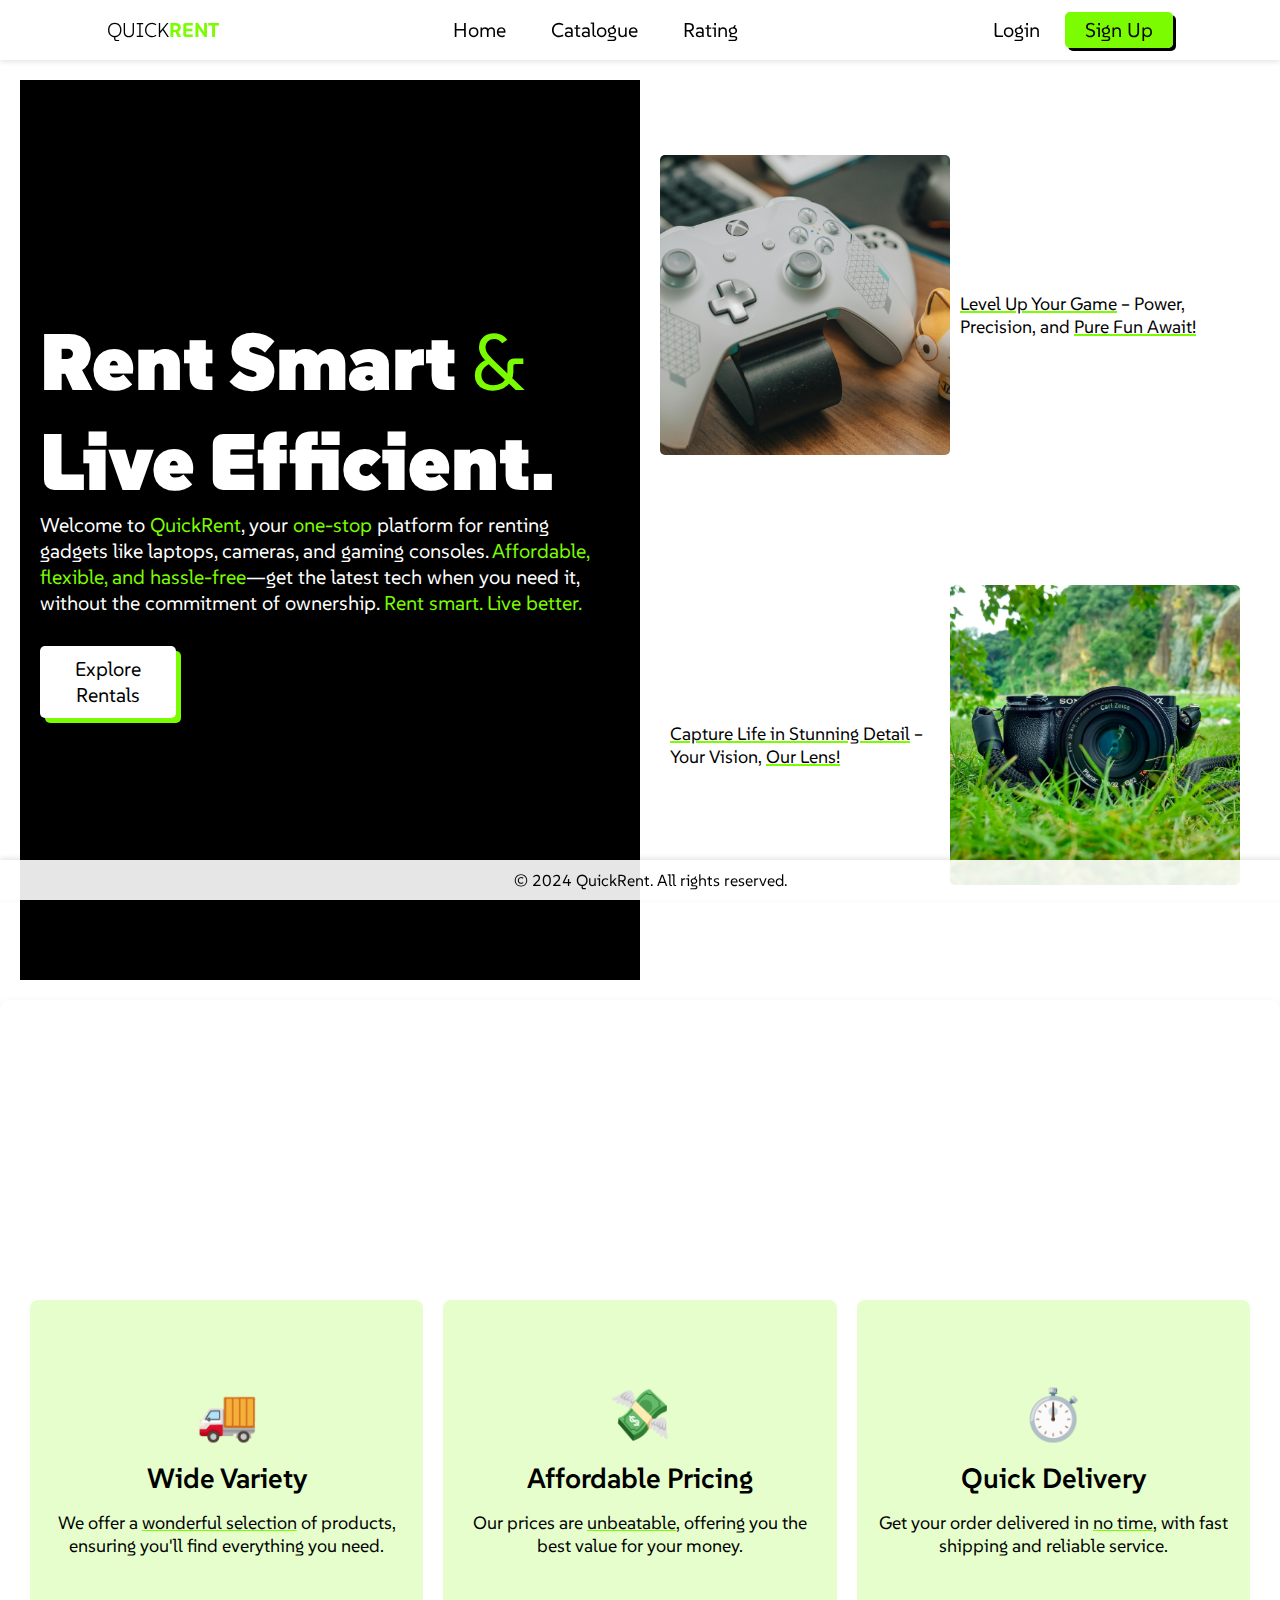
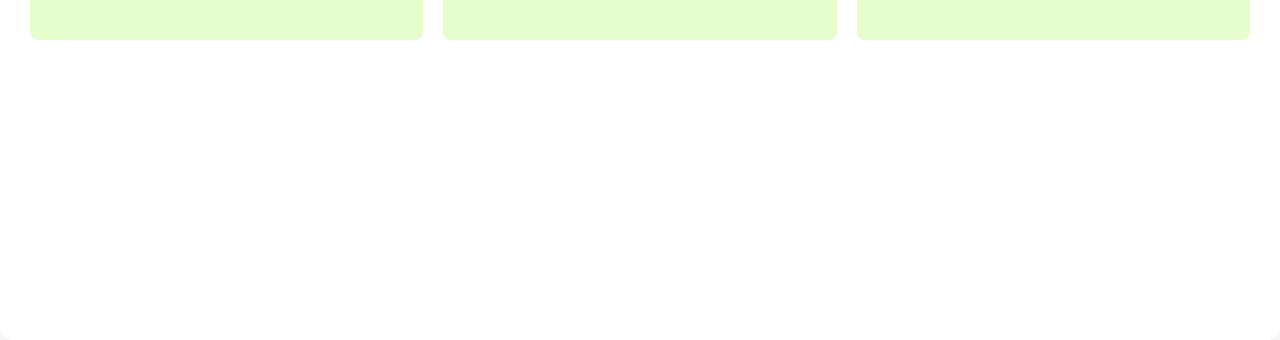
<file: index.html>
<!DOCTYPE html>
<html lang="en">
<head>
    <meta charset="UTF-8">
    <meta name="viewport" content="width=device-width, initial-scale=1.0">
    <title>QuickRent</title>

    <link rel="stylesheet" href="./styles.css">
    <link rel="stylesheet" href="/src/assets/styles/hamburger.css">

    <link href="https://fonts.googleapis.com/css2?family=SUSE:wght@100..800&display=swap" rel="stylesheet">

</head>
<body>
    <!-- navbar.html -->
    <div class="navbar">
        <div class="comp-name">
            <a href="/index.html">
                <p><span id="comp-fname">Quick</span><span id="comp-lname">Rent</span></p>
            </a>
        </div>
        <div class="navbar-items">
            <a href="/index.html">Home</a>
            <a href="/src/pages/catalogue.html">Catalogue</a>
            <a href="/src/pages/rating.html">Rating</a>
        </div>
        <div class="navbar-buttons">
            <a href="/src/pages/login.html" id="login">Login</a>
            <a href="/src/pages/signup.html" id="signup">Sign Up</a>
        </div>
        <div class="hamburger">
            <span></span>
            <span></span>
            <span></span>
        </div>
    </div>
    <div class="mobile-menu">
        <a href="/index.html">Home</a>
        <a href="/src/pages/catalogue.html">Catalogue</a>
        <a href="/src/pages/rating.html">Rating</a>
        <a href="/src/pages/login.html">Login</a>
        <a href="/src/pages/signup.html">Sign Up</a>
    </div>
    

    <div class="main-container">
        <div class="container">
            <div class="left-container">
                <p class="left-container-p">Rent Smart <span style="color: lawngreen;">&</span></p>
                <p class="left-container-p">Live Efficient.</p>
                <p id="left-container-content">Welcome to <span>QuickRent</span>, your <span>one-stop</span> platform for renting gadgets like laptops, cameras, and gaming consoles. <span>Affordable, flexible, and hassle-free</span>—get the latest tech when you need it, without the commitment of ownership. <span>Rent smart. Live better.</span></p>
                <a href="./src/pages/catalogue.html" id="discover-us-btn">Explore Rentals</a>
            </div>
    
            <div class="right-container">
                <div class="image-container">
                    <a href="/src/pages/catalogue.html">
                        <img src="./src/assets/images/console1.png" alt="console 1" style="grid-row: 1 / 2; grid-column: 1 / 2; border-radius: 5px;">
                    </a>
                    <div class="overlay">More details</div>
                </div>
                <div class="description description1" style="display: flex; justify-content: space-between;">
                    <div>
                        <span style="text-decoration: 2px underline lawngreen;">Level Up Your Game</span> – Power, Precision, and <span style="text-decoration: 2px underline lawngreen;">Pure Fun Await!</span>
                    </div>                
                </div>
    
                <div class="description description2">
                    <div>
                        <span style="text-decoration: 2px underline lawngreen;">Capture Life in Stunning Detail</span> – Your Vision, <span style="text-decoration: 2px underline lawngreen;">Our Lens!</span>
                    </div>
                </div>
                <div class="image-container">            
                    <a href="/src/pages/catalogue.html">
                        <img src="./src/assets/images/camera1.png" alt="console 2" style="grid-row: 2 / 3; grid-column: 2 / 3; border-radius: 5px;">
                    </a>
                    <div class="overlay">More details</div>
                </div>
            </div>
        </div>
    
        <div class="feature-container">
            <div class="feature-item">
                <div class="icon">🚚</div>
                <h3>Wide Variety</h3>
                <p>We offer a <u>wonderful selection</u> of products, ensuring you'll find everything you need.</p>
            </div>
            <div class="feature-item">
                <div class="icon">💸</div>
                <h3>Affordable Pricing</h3>
                <p>Our prices are <u>unbeatable</u>, offering you the best value for your money.</p>
            </div>
            <div class="feature-item">
                <div class="icon">⏱️</div>
                <h3>Quick Delivery</h3>
                <p>Get your order delivered in <u>no time</u>, with fast shipping and reliable service.</p>
            </div>
        </div>
    </div>

    <footer>
        <p>&copy; 2024 QuickRent. All rights reserved.</p>
    </footer>

    <script src="/src/components/hamburger.js"></script>
</body>
</html>
</file>
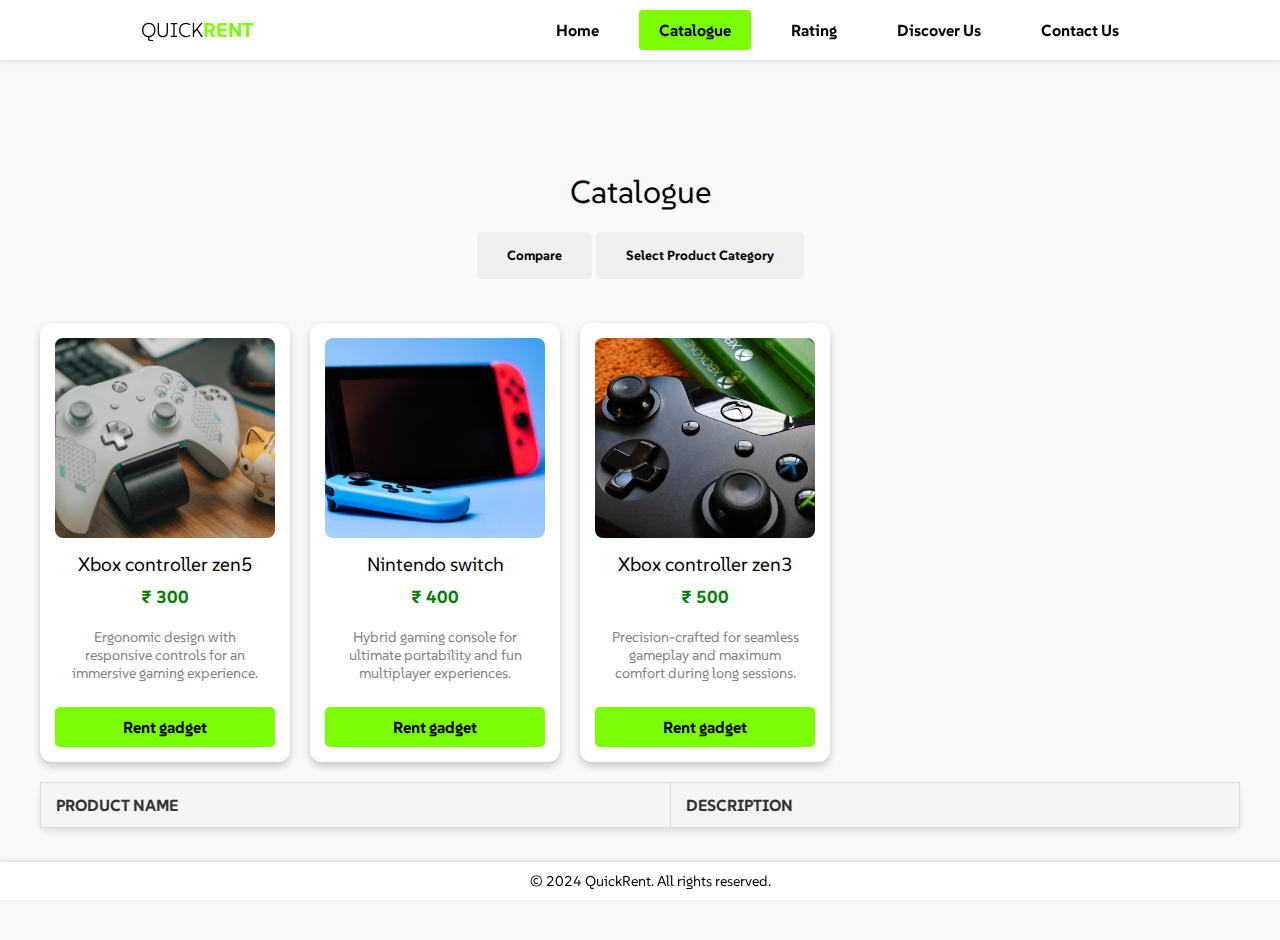
<file: src/pages/catalogue.html>
<!DOCTYPE html>
<html lang="en">
<head>
    <meta charset="UTF-8">
    <meta name="viewport" content="width=device-width, initial-scale=1.0">
    <title>Catalogue - QuickRent</title>
    <link rel="stylesheet" href="/src/assets/styles/catalogue.css">
    <link rel="stylesheet" href="/styles.css">
    <link rel="stylesheet" href="/src/assets/styles/hamburger.css">
    <link href="https://fonts.googleapis.com/css2?family=SUSE:wght@100..800&display=swap" rel="stylesheet">
</head>
<body>

    <!-- navbar.html -->
    <div class="navbar">
        <div class="comp-name">
            <a href="/index.html">
                <p><span id="comp-fname">Quick</span><span id="comp-lname">Rent</span></p>
            </a>
        </div>
        <nav>
            <a href="../../index.html">Home</a>
            <a href="/src/pages/catalogue.html" class="active">Catalogue</a>
            <a href="/src/pages/rating.html">Rating</a>
            <a href="/src/pages/discover.html">Discover Us</a>
            <a href="/src/pages/contact.html">Contact Us</a>     
        </nav>
        <div class="hamburger">
            <span></span>
            <span></span>
            <span></span>
        </div>
    </div>
    <div class="mobile-menu">
        <a href="/index.html">Home</a>
        <a href="/src/pages/catalogue.html">Catalogue</a>
        <a href="/src/pages/rating.html">Rating</a>
            <a href="/src/pages/discover.html">Discover Us</a>
            <a href="/src/pages/contact.html">Contact Us</a>   
    </div>
    
    <main>
        <h1>Catalogue</h1>
        <div class="header">
            <!-- Dropdown for product categories -->
            <div class="dropdown">
                <button id="compare-btn" class="compare-btn">Compare</button>
                <button class="dropdown-btn">Select Product Category</button>
                <div class="dropdown-content">
                    <a href="#" data-category="laptops">Laptops</a>
                    <a href="#" data-category="cameras">Cameras</a>
                    <a href="#" data-category="gaming">Gaming Consoles</a>
                </div>
            </div>
        </div>

        <div class="main-container">
            <section class="catalogue-container">
                <div class="catalogue-grid">
                    <!-- Laptops -->
                    <div class="product-card" data-category="laptops">
                        <img src="/src/assets/images/laptop1.jpg" alt="Laptop 1">
                        <h2>Macbook M1 Air</h2>
                        <p class="price">&#8377 3000</p>
                        <p class="description">Sleek, lightweight, and powered by the Apple M1 chip for performance and battery life.
                        </p>
                        <button class="select-btn">Select</button> <!-- Hidden initially -->
                        <a href="/src/pages/success.html" class="view-details">Rent gadget</a> <!-- Rent button -->
                    </div>
                    <div class="product-card" data-category="laptops">
                        <img src="/src/assets/images/laptop3.jpg" alt="Laptop 2">
                        <h2>HP Pavillion</h2>
                        <p class="price">&#8377 1500</p>
                        <p class="description">Versatile and reliable, perfect for everyday computing and multimedia tasks.</p>
                        <button class="select-btn" style="display: none;">Select</button> <!-- Hidden initially -->
                        <a href="/src/pages/success.html" class="view-details">Rent gadget</a> <!-- Rent button -->
                    </div>
                    <div class="product-card" data-category="laptops">
                        <img src="/src/assets/images/laptop2.jpg" alt="Laptop 3">
                        <h2>Rog Strix G15</h2>
                        <p class="price">&#8377 2500</p>
                        <p class="description">High-performance gaming laptop with stunning visuals and seamless gameplay.</p>
                        <button class="select-btn" style="display: none;">Select</button> <!-- Hidden initially -->
                        <a href="/src/pages/success.html" class="view-details">Rent gadget</a> <!-- Rent button -->
                    </div>
                
                    <!-- Cameras -->
                    <div class="product-card" data-category="cameras">
                        <img src="/src/assets/images/camera1.png" alt="Camera 1">
                        <h2>Sony a7 III</h2>
                        <p class="price">&#8377 8000</p>
                        <p class="description">Professional-grade mirrorless camera with exceptional image quality and advanced features.
                        </p>
                        <button class="select-btn" style="display: none;">Select</button> <!-- Hidden initially -->
                        <a href="/src/pages/success.html" class="view-details">Rent gadget</a> <!-- Rent button -->
                    </div>
                    <div class="product-card" data-category="cameras">
                        <img src="/src/assets/images/camera3.png" alt="Camera 2">
                        <h2>Canon EOS 6D</h2>
                        <p class="price">&#8377 10000</p>
                        <p class="description">Full-frame DSLR for stunning photos and videos with robust build quality.</p>
                        <button class="select-btn" style="display: none;">Select</button> <!-- Hidden initially -->
                        <a href="/src/pages/success.html" class="view-details">Rent gadget</a> <!-- Rent button -->
                    </div>
                    <div class="product-card" data-category="cameras">
                        <img src="/src/assets/images/camera2.png" alt="Camera 3">
                        <h2>Sony Alpha</h2>
                        <p class="price">&#8377 13000</p>
                        <p class="description">Compact and versatile camera for photography enthusiasts and professionals alike.</p>
                        <button class="select-btn" style="display: none;">Select</button> <!-- Hidden initially -->
                        <a href="/src/pages/success.html" class="view-details">Rent gadget</a> <!-- Rent button -->
                    </div>
                
                    <!-- Gaming Consoles -->
                    <div class="product-card" data-category="gaming">
                        <img src="/src/assets/images/console1.png" alt="Gaming Console 1">
                        <h2>Xbox controller zen5</h2>
                        <p class="price">&#8377 300</p>
                        <p class="description">Ergonomic design with responsive controls for an immersive gaming experience.</p>
                        <button class="select-btn" style="display: none;">Select</button> <!-- Hidden initially -->
                        <a href="/src/pages/success.html" class="view-details">Rent gadget</a> <!-- Rent button -->
                    </div>
                    <div class="product-card" data-category="gaming">
                        <img src="/src/assets/images/console3.png" alt="Gaming Console 2">
                        <h2>Nintendo Switch</h2>
                        <p class="price">&#8377 400</p>
                        <p class="description">Hybrid gaming console for ultimate portability and fun multiplayer experiences.</p>
                        <button class="select-btn" style="display: none;">Select</button> <!-- Hidden initially -->
                        <a href="/src/pages/success.html" class="view-details">Rent gadget</a> <!-- Rent button -->
                    </div>
                    <div class="product-card" data-category="gaming">
                        <img src="/src/assets/images/console2.png" alt="Gaming Console 3">
                        <h2>Xbox controller zen3</h2>
                        <p class="price">&#8377 500</p>
                        <p class="description">Precision-crafted for seamless gameplay and maximum comfort during long sessions.</p>
                        <button class="select-btn" style="display: none;">Select</button> <!-- Hidden initially -->
                        <a href="/src/pages/success.html" class="view-details">Rent gadget</a> <!-- Rent button -->
                    </div>
                </div>
            </section>
    
            <!-- Comparison Section -->
            <section id="comparison-container">
                <table id="comparison-table">
                    <thead>
                        <tr>
                            <th>Product Name</th>
                            <th>Description</th>
                        </tr>
                    </thead>
                    <tbody>
                        <!-- Product descriptions will be inserted here -->
                    </tbody>
                </table>
            </section>
        </div>
    </main>
    
    <footer>
        <p>&copy; 2024 QuickRent. All rights reserved.</p>
    </footer>

    <script src="/src/components/dropdown_selection.js"></script>
    <script>
        document.querySelector('.hamburger-menu').addEventListener('click', function() {
            const nav = document.querySelector('nav');
            nav.classList.toggle('show');
        });
    </script>
    
    <script src="/src/components/hamburger.js"></script>
</body>
</html>
</file>
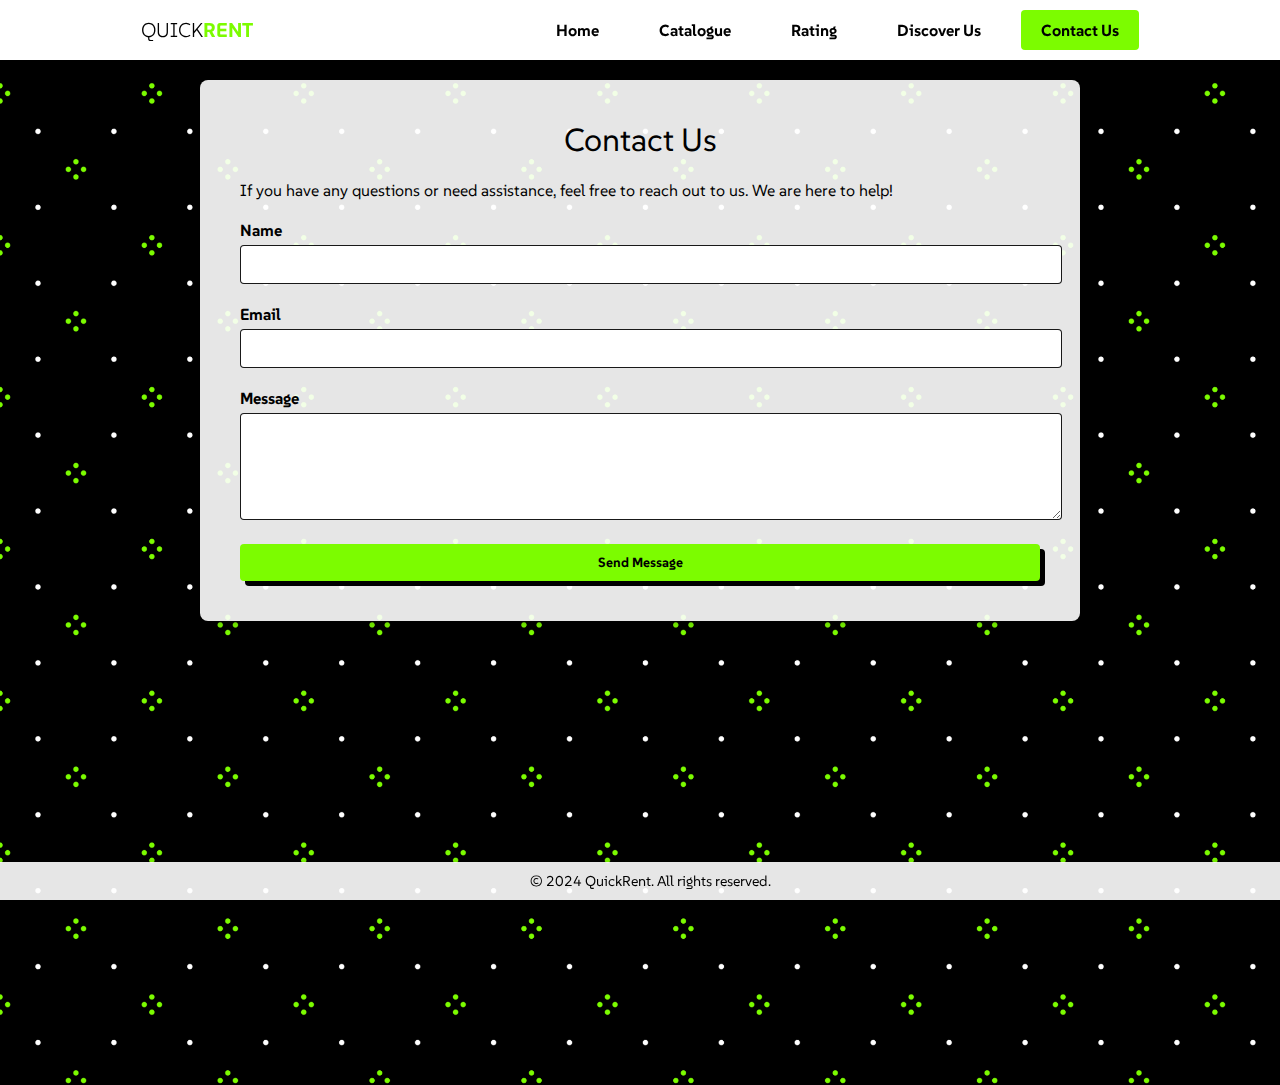
<file: src/pages/contact.html>
<!DOCTYPE html>
<html lang="en">
<head>
    <meta charset="UTF-8">
    <meta name="viewport" content="width=device-width, initial-scale=1.0">
    <title>Contact Us - QuickRent</title>
    <link rel="stylesheet" href="/src/assets/styles/contact.css">
    <link rel="stylesheet" href="/src/assets/styles/catalogue.css">
    <link rel="stylesheet" href="/styles.css">
    <link rel="stylesheet" href="/src/assets/styles/hamburger.css">
    <link href="https://fonts.googleapis.com/css2?family=SUSE:wght@100..800&display=swap" rel="stylesheet">
</head>
<body>
    <!-- navbar.html -->
    <div class="navbar">
        <div class="comp-name">
            <a href="/index.html">
                <p><span id="comp-fname">Quick</span><span id="comp-lname">Rent</span></p>
            </a>
        </div>
        <nav>
            <a href="../../index.html">Home</a>
            <a href="/src/pages/catalogue.html">Catalogue</a>
            <a href="/src/pages/rating.html">Rating</a>
            <a href="/src/pages/discover.html">Discover Us</a>
            <a href="/src/pages/contact.html" class="active">Contact Us</a>     
        </nav>
        <div class="hamburger">
            <span></span>
            <span></span>
            <span></span>
        </div>
    </div>
    <div class="mobile-menu">
        <a href="/index.html">Home</a>
        <a href="/src/pages/catalogue.html">Catalogue</a>
        <a href="/src/pages/rating.html">Rating</a>
            <a href="/src/pages/discover.html">Discover Us</a>
            <a href="/src/pages/contact.html">Contact Us</a>   
    </div>
    
    <main>
        <section class="contact-container">
            <div class="contact-box">
                <h1>Contact Us</h1>
                <p>If you have any questions or need assistance, feel free to reach out to us. We are here to help!</p>
                <form action="/index.html">
                    <label for="name">Name</label>
                    <input type="text" id="name" name="name" required>

                    <label for="email">Email</label>
                    <input type="email" id="email" name="email" required>

                    <label for="message">Message</label>
                    <textarea id="message" name="message" rows="5" required></textarea>

                    <button type="submit" class="submit-button">Send Message</button>
                </form>
            </div>
        </section>

        <section class="maps">
            <iframe src="https://www.google.com/maps/embed?pb=!1m18!1m12!1m3!1d3980.0165928216406!2d77.6159078!3d12.916000400000001!2m3!1f0!2f0!3f0!3m2!1i1024!2i768!4f13.1!3m3!1m2!1s0x3bae153359368a11%3A0x9e90b641d18c84ae!2sGaruda%20BHIVE%20Workspace%2C%20BTM%20Layout%20Campus!5e1!3m2!1sen!2sin!4v1734269338598!5m2!1sen!2sin" width="100%" 
            height="400" style="border-radius:10px; border: none;" allowfullscreen="" loading="lazy" referrerpolicy="no-referrer-when-downgrade"></iframe>
        </section>
    </main>
    
    <footer>
        <p>&copy; 2024 QuickRent. All rights reserved.</p>
    </footer>

    
    <script src="/src/components/hamburger.js"></script>
</body>
</html>
</file>
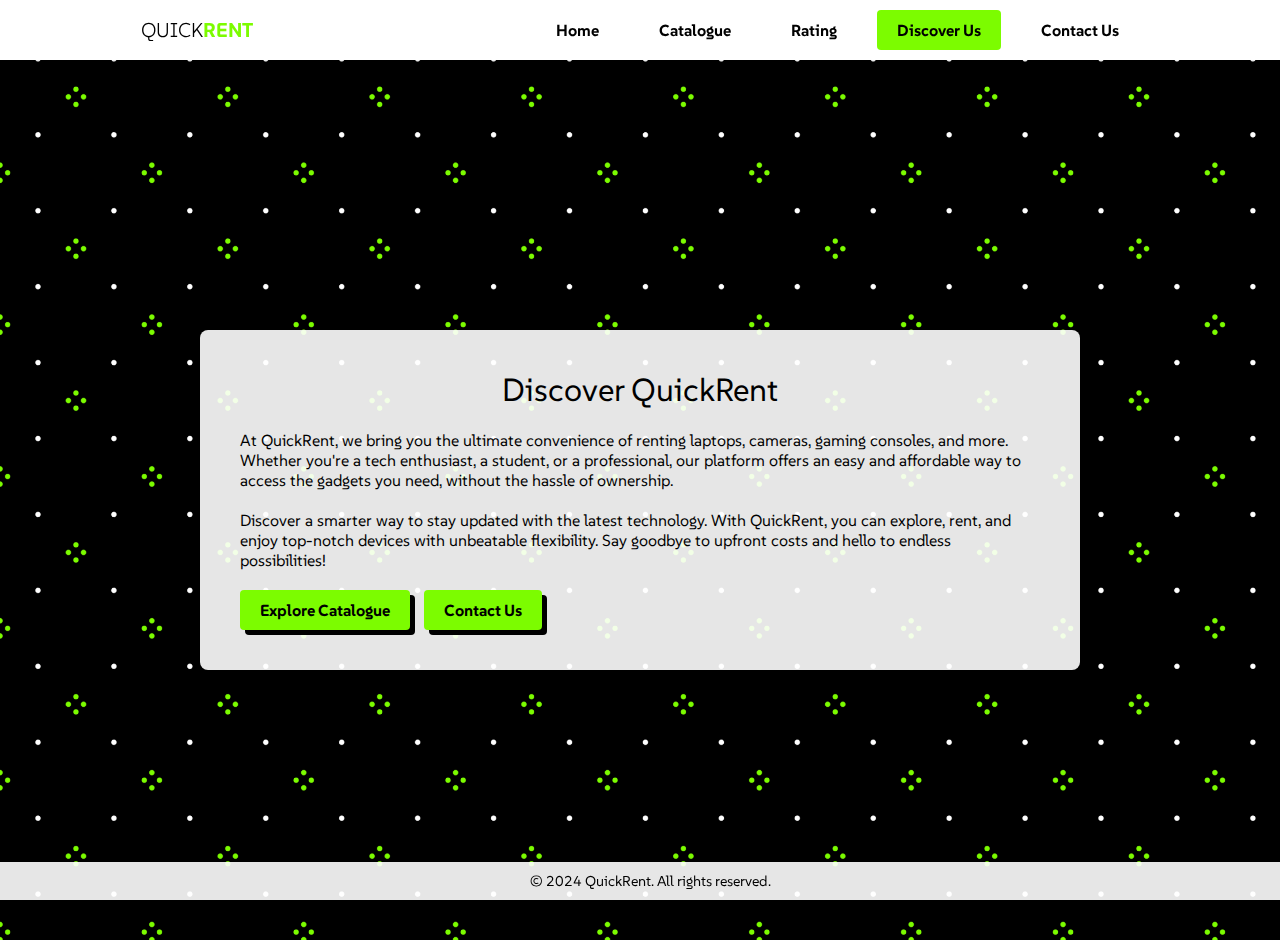
<file: src/pages/discover.html>
<!DOCTYPE html>
<html lang="en">
<head>
    <meta charset="UTF-8">
    <meta name="viewport" content="width=device-width, initial-scale=1.0">
    <title>Discover Us - QuickRent</title>
    <link rel="stylesheet" href="/src/assets/styles/discover.css">
    <link rel="stylesheet" href="/src/assets/styles/catalogue.css">
    <link rel="stylesheet" href="/styles.css">
    <link rel="stylesheet" href="/src/assets/styles/hamburger.css">
    <link href="https://fonts.googleapis.com/css2?family=SUSE:wght@100..800&display=swap" rel="stylesheet">
</head>
<body>
    <!-- navbar.html -->
    <div class="navbar">
        <div class="comp-name">
            <a href="/index.html">
                <p><span id="comp-fname">Quick</span><span id="comp-lname">Rent</span></p>
            </a>
        </div>
        <nav>
            <a href="../../index.html">Home</a>
            <a href="/src/pages/catalogue.html">Catalogue</a>
            <a href="/src/pages/rating.html">Rating</a>
            <a href="/src/pages/discover.html" class="active">Discover Us</a>
            <a href="/src/pages/contact.html">Contact Us</a>     
        </nav>
        <div class="hamburger">
            <span></span>
            <span></span>
            <span></span>
        </div>
    </div>
    <div class="mobile-menu">
        <a href="/index.html">Home</a>
        <a href="/src/pages/catalogue.html">Catalogue</a>
        <a href="/src/pages/rating.html">Rating</a>
            <a href="/src/pages/discover.html">Discover Us</a>
            <a href="/src/pages/contact.html">Contact Us</a>   
    </div>
    
    <main>
        <section class="discover-container">
            <div class="discover-box">
                <h1>Discover QuickRent</h1>
                <p>At QuickRent, we bring you the ultimate convenience of renting laptops, cameras, gaming consoles, and more. Whether you're a tech enthusiast, a student, or a professional, our platform offers an easy and affordable way to access the gadgets you need, without the hassle of ownership.</p>
                <p>Discover a smarter way to stay updated with the latest technology. With QuickRent, you can explore, rent, and enjoy top-notch devices with unbeatable flexibility. Say goodbye to upfront costs and hello to endless possibilities!</p>


                <a href="/src/pages/catalogue.html" class="button">Explore Catalogue</a>
                <a href="/src/pages/contact.html" class="button">Contact Us</a>
            </div>
        </section>
    </main>
    
    <footer>
        <p>&copy; 2024 QuickRent. All rights reserved.</p>
    </footer>
    
    <script src="/src/components/hamburger.js"></script>
</body>
</html>
</file>
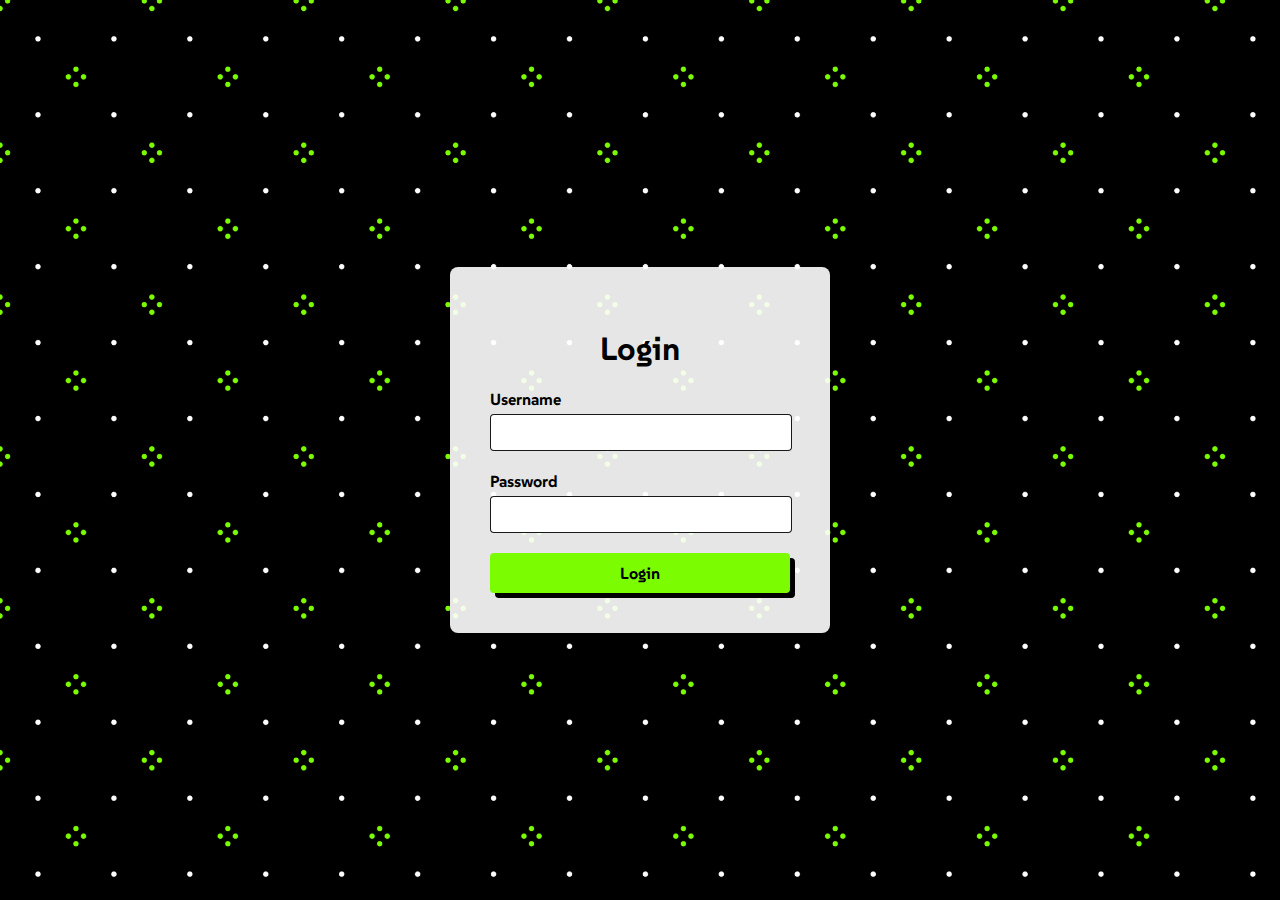
<file: src/pages/login.html>
<!DOCTYPE html>
<html lang="en">
<head>
    <meta charset="UTF-8">
    <meta name="viewport" content="width=device-width, initial-scale=1.0">
    <title>Login Page</title>
    <link rel="stylesheet" href="/src/assets/styles/login.css">
    <link href="https://fonts.googleapis.com/css2?family=SUSE:wght@100..800&display=swap" rel="stylesheet">
</head>
<body>
    <div class="login-container">
        <div class="login-box">
            <h1>Login</h1>
            <form action="../../index.html">
                <label for="username">Username</label>
                <input type="text" id="username" name="username" required>

                <label for="password">Password</label>
                <input type="password" id="password" name="password" required>

                <a href="/index.html" type="submit">Login</a>
            </form>
        </div>
    </div>
</body>
</html>
</file>
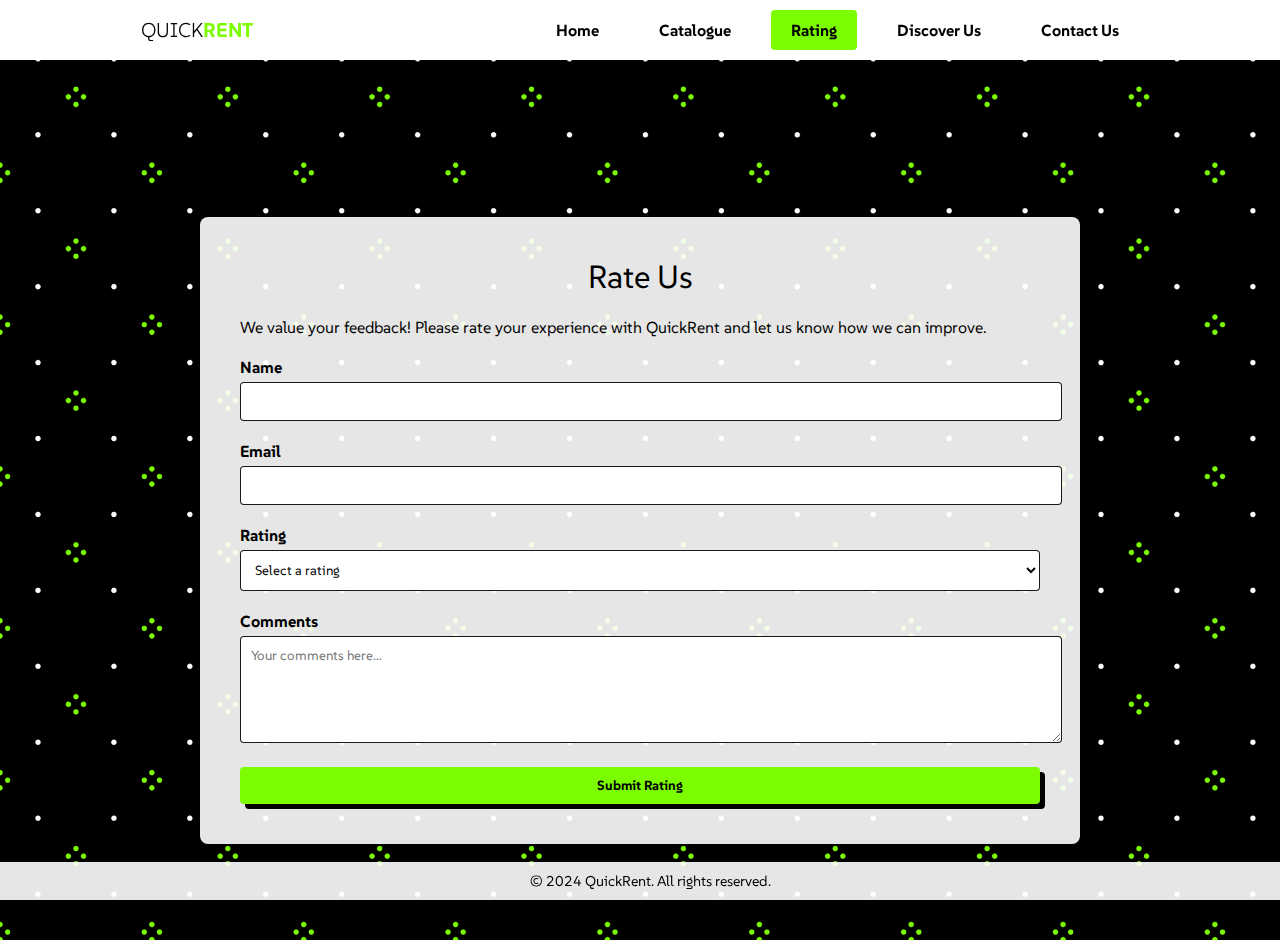
<file: src/pages/rating.html>
<!DOCTYPE html>
<html lang="en">
<head>
    <meta charset="UTF-8">
    <meta name="viewport" content="width=device-width, initial-scale=1.0">
    <title>Rating - QuickRent</title>
    <link rel="stylesheet" href="/src/assets/styles/rating.css">
    <link rel="stylesheet" href="/src/assets/styles/catalogue.css">
    <link rel="stylesheet" href="/styles.css">
    <link rel="stylesheet" href="/src/assets/styles/hamburger.css">
    <link href="https://fonts.googleapis.com/css2?family=SUSE:wght@100..800&display=swap" rel="stylesheet">
</head>
<body>
    
    <!-- navbar.html -->
    <div class="navbar">
        <div class="comp-name">
            <a href="/index.html">
                <p><span id="comp-fname">Quick</span><span id="comp-lname">Rent</span></p>
            </a>
        </div>
        <nav>
            <a href="../../index.html">Home</a>
            <a href="/src/pages/catalogue.html">Catalogue</a>
            <a href="/src/pages/rating.html" class="active">Rating</a>
            <a href="/src/pages/discover.html">Discover Us</a>
            <a href="/src/pages/contact.html">Contact Us</a>     
        </nav>
        <div class="hamburger">
            <span></span>
            <span></span>
            <span></span>
        </div>
    </div>
    <div class="mobile-menu">
        <a href="/index.html">Home</a>
        <a href="/src/pages/catalogue.html">Catalogue</a>
        <a href="/src/pages/rating.html">Rating</a>
            <a href="/src/pages/discover.html">Discover Us</a>
            <a href="/src/pages/contact.html">Contact Us</a>   
    </div>
    
    <main>
        <section class="rating-container">
            <div class="rating-box">
                <h1>Rate Us</h1>
                <p>We value your feedback! Please rate your experience with QuickRent and let us know how we can improve.</p>
                <form action="#">
                    <label for="name">Name</label>
                    <input type="text" id="name" name="name" required>

                    <label for="email">Email</label>
                    <input type="email" id="email" name="email" required>

                    <label for="rating">Rating</label>
                    <select id="rating" name="rating" required>
                        <option value="">Select a rating</option>
                        <option value="1">1 Star</option>
                        <option value="2">2 Stars</option>
                        <option value="3">3 Stars</option>
                        <option value="4">4 Stars</option>
                        <option value="5">5 Stars</option>
                    </select>

                    <label for="comments">Comments</label>
                    <textarea id="comments" name="comments" rows="5" placeholder="Your comments here..."></textarea>

                    <button type="submit" class="submit-button">Submit Rating</button>
                </form>
            </div>
        </section>
    </main>
    
    <footer>
        <p>&copy; 2024 QuickRent. All rights reserved.</p>
    </footer>
    
    <script src="/src/components/hamburger.js"></script>
</body>
</html>
</file>
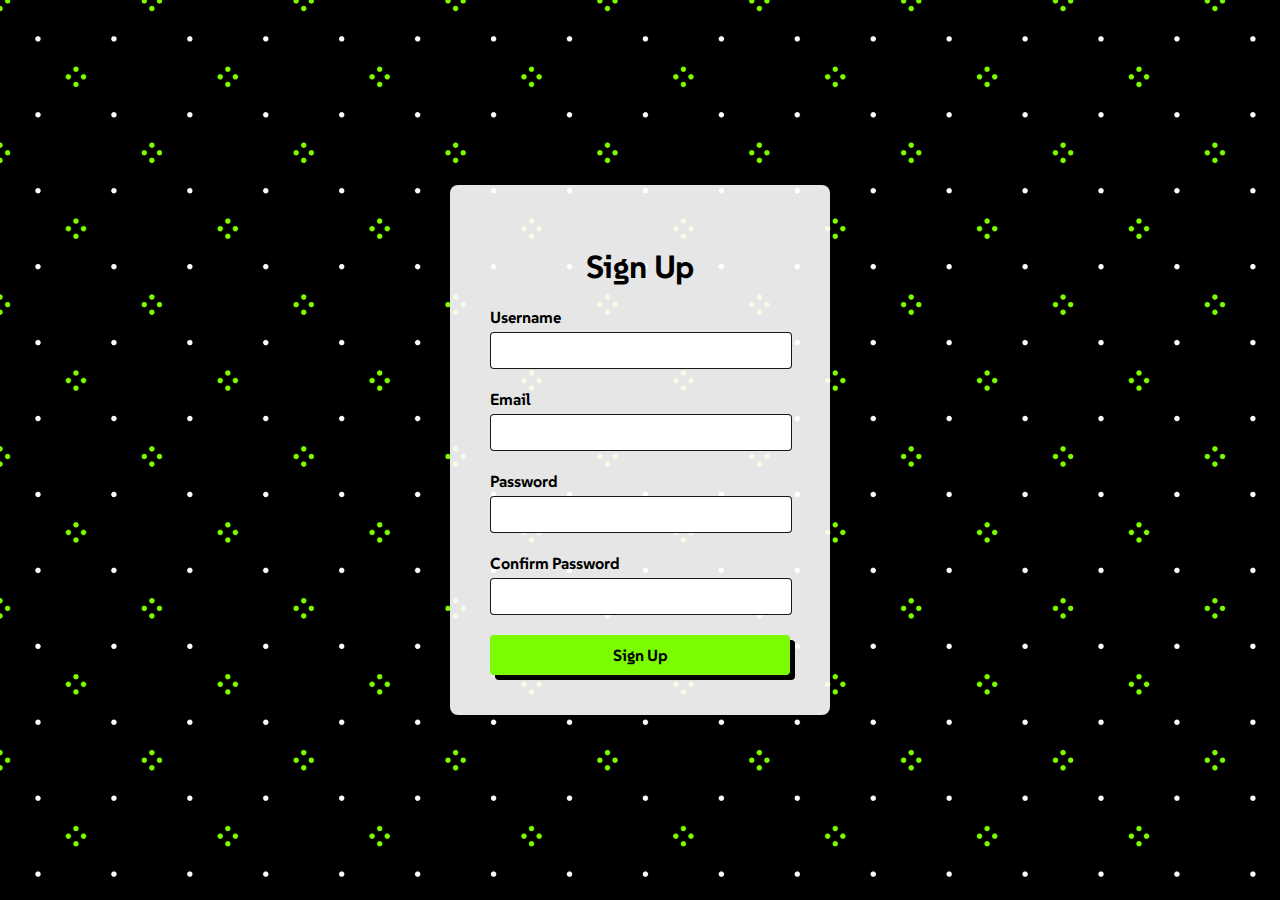
<file: src/pages/signup.html>
<!DOCTYPE html>
<html lang="en">
<head>
    <meta charset="UTF-8">
    <meta name="viewport" content="width=device-width, initial-scale=1.0">
    <title>Signup Page</title>
    <link rel="stylesheet" href="/src/assets/styles/signup.css">
    <link href="https://fonts.googleapis.com/css2?family=SUSE:wght@100..800&display=swap" rel="stylesheet">
</head>
<body>
    <div class="signup-container">
        <div class="signup-box">
            <h1>Sign Up</h1>
            <form action="#">
                <label for="username">Username</label>
                <input type="text" id="username" name="username" required>

                <label for="email">Email</label>
                <input type="email" id="email" name="email" required>

                <label for="password">Password</label>
                <input type="password" id="password" name="password" required>

                <label for="confirm-password">Confirm Password</label>
                <input type="password" id="confirm-password" name="confirm-password" required>

                <a href="/index.html" class="signup-button">Sign Up</a>
            </form>
        </div>
    </div>
</body>
</html>
</file>
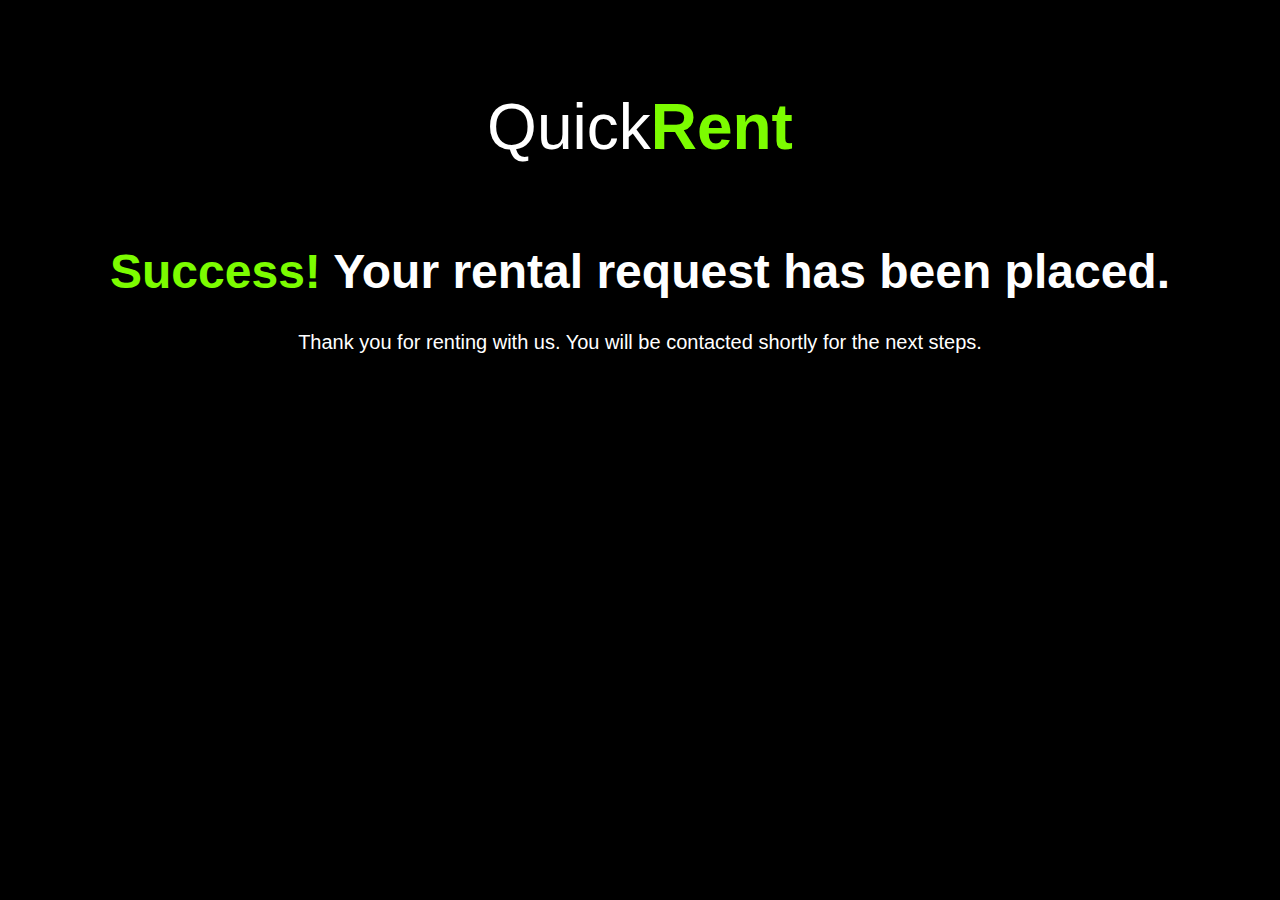
<file: src/pages/success.html>
<!DOCTYPE html>
<html lang="en">
<head>
    <meta charset="UTF-8">
    <meta name="viewport" content="width=device-width, initial-scale=1.0">
    <title>Success - QuickRent</title>
    <link rel="stylesheet" href="/src/assets/styles/success.css">
</head>
<body>
    <a href="/index.html">
        <p><span id="comp-fname">Quick</span><span id="comp-lname">Rent</span></p>
    </a>

    <h1><span>Success!</span> Your rental request has been placed.</h1>
    <p>Thank you for renting with us. You will be contacted shortly for the next steps.</p>
</body>
</html>
</file>
<file: styles.css>
* {
    margin: 0;
    padding: 0;
    font-family: "SUSE", sans-serif;
    font-optical-sizing: auto;
    font-weight: 400;
    font-style: normal;

}

.main-container {
    display: flex;
    flex-direction: column;
}

/* Container should cover full height */
.container {
    display: flex;
    padding: 20px;
    font-size: 20px;
    margin-top: 60px;
    height: 100vh; 
}

/* Left container styling */
.left-container {
    flex: 1;
    display: flex;
    flex-direction: column;
    justify-content: center;
    text-align: left;
    height: 100%; /* Ensures full height */
}

/* Right container styling */
.right-container {
    flex: 1;
    display: flex;
    flex-direction: column;
    justify-content: center;
    align-items: center;
    height: 100%; /* Ensures full height */
}

.image-container {
    position: relative;
    width: 100%;
    height: 300px;
    margin-bottom: 20px;
}

.overlay {
    position: absolute;
    left: 0;
    right: 0;
    bottom: 0;
    background-color: rgba(0, 0, 0, 0.5);
    color: white;
    display: flex;
    justify-content: center;
    align-items: center;
    font-size: 20px;
    border-radius: 5px;
    visibility: hidden;
}

.image-container:hover .overlay {
    visibility: visible;
}

::-moz-selection { /* Code for Firefox */
    color: black;
    background: lawngreen;
}

::selection {
    color: black;
    background: lawngreen;
}

.navbar {
    position: fixed;
    top: 0;
    left: 0;
    width: 100%;
    height: 60px;
    background-color: rgba(255, 255, 255, 0.8); 
    color: black;
    z-index: 100;
    display: flex;
    align-items: center;
    justify-content: space-around;
    font-size: 20px; 
    box-shadow: 0 2px 4px rgba(0, 0, 0, 0.1); 
    backdrop-filter: blur(10px); 
}

.comp-name {
    text-transform: uppercase;
}

.comp-name a {
    color: #000;
    text-decoration: none;
}

#comp-fname {
    font-weight: 300;
}

#comp-lname {
    font-weight: bolder;
    color: lawngreen;
}

.navbar-items a {
    text-decoration: none;
    padding: 0 20px;
    color: #000;
    position: relative;
    padding-bottom: 5px;
}

.navbar-items a::after {
    content: '';
    position: absolute;
    width: 0;
    height: 2px;
    background: linear-gradient(90deg, rgba(255,255,255,1) 0%, rgba(124,252,0,1) 100%);
    left: 0;
    bottom: 0;
    transition: width 0.3s ease-in-out;
}

.navbar-items a:hover::after {
    width: 100%;
}
.navbar-buttons a {
    color: #000;
    text-decoration: none;
    padding: 10px;
}
#login {
    padding: 5px 20px;
}
#login:hover {
    /* background-color: lawngreen; */
    border: 1px solid;
    border-radius: 5px;
}

#signup {
    padding: 5px 20px;
    background-color: lawngreen;
    border-radius: 5px;
    box-shadow: 3px 3px black;
}
#signup:hover {
    box-shadow: none;
}

.left-container, .right-container {
    width: 50%;
    height: 100%;
    box-sizing: border-box;
}

.left-container {
    background-color: black;
    color: white;
    padding: 20px; 
    display: flex;
    flex-direction: column;
    justify-content: center; 
}

.right-container {
    background-color: white;
    display: grid;
    grid-template-columns: 1fr 1fr;
    grid-template-rows: 1fr 1fr;
    height: 100%;
    grid-column: 2 / 3; 
    padding: 20px; 
    box-sizing: border-box;
}

.right-container img {
    width: 100%;
    height: 100%;
    object-fit: cover;
}

.description {
    font-size: 18px; 
    padding: 10px;
    display: flex;
    align-items: center;
}

.description1 {
    grid-row: 1 / 2; 
    grid-column: 2 / 3;
}

.description2 {
    grid-row: 2 / 3; 
    grid-column: 1 / 2; 
}

#discover-us-btn {
    color: #000;
    text-decoration: none;
    background: #fff;
    border-radius: 5px;
    margin: 30px 0;
    padding: 10px;
    text-align: center;
    width: 20%;
    box-shadow: 5px 5px lawngreen;
}

#discover-us-btn:hover {
    box-shadow: none;
}

.left-container-p {
    font-size: 80px;
    font-weight: 900;
}

#left-container-content span {
    color: lawngreen;
}

.image-container {
    position: relative;
    overflow: hidden;
}

.image-container img {
    display: block;
    width: 100%;
    height: 100%;
    transition: transform 0.3s ease;
}

.image-container:hover img {
    transform: scale(1.1); 
}

.overlay {
    position: absolute;
    bottom: 0;
    left: 0;
    width: 100%;
    background: rgb(124, 252, 0);
    color: rgb(0, 0, 0);
    text-align: center;
    padding: 10px 0;
    font-size: 16px;
    opacity: 0;
    transition: opacity 0.3s ease;
}

.image-container:hover .overlay {
    opacity: 1;
}

footer {
    position: fixed;
    bottom: 0;
    background-color: rgba(255, 255, 255, 0.9);
    padding: 10px;
    text-align: center;
    box-shadow: 0 -2px 5px rgba(0, 0, 0, 0.1);
    width: 100%;
}

/* Container for the feature items */
.feature-container {
    display: flex;
    justify-content: space-around;
    align-items: center;
    padding: 20px;
    background-color: white;
    border-radius: 10px;
    box-shadow: 0 4px 10px rgba(0, 0, 0, 0.1);
    height: 100vh;
}

/* Individual feature item */
.feature-item {
    display: flex; /* Enables flexbox */
    flex-direction: column; /* Stack items vertically */
    justify-content: center; /* Vertically center content */
    align-items: center; /* Horizontally center content */
    text-align: center;
    flex: 1;
    padding: 20px;
    background-color: rgb(124, 252, 0, 0.2);
    width: 90%;
    margin: 0 10px;
    border-radius: 8px;
    height: 300px; /* Increased height of the cards */
    transition: transform 0.3s ease;
}

/* Feature item hover effect */
.feature-item:hover {
    transform: translateY(-5px);
    box-shadow: 0 4px 15px rgba(0, 0, 0, 0.2);
}

/* Icon styling */
.icon {
    font-size: 50px; /* Increased font size for the icon */
    color: lawngreen; /* Lawngreen color for the icon */
    margin-bottom: 15px;
}

/* Heading style */
.feature-item h3 {
    color: black; /* Lawngreen color for the heading */
    font-size: 28px; /* Increased font size for the heading */
    font-weight: 600;
    margin-bottom: 15px;
}

/* Paragraph text style */
.feature-item p {
    color: black; /* Black color for paragraph text */
    font-size: 18px; /* Increased font size for the paragraph */
    font-weight: 400;
}

/* Underline class for important words */
.feature-item p u {
    text-decoration: underline lawngreen;
}

/* Media queries for responsiveness */
@media (max-width: 768px) {
    .feature-container {
        flex-direction: column;
        align-items: center;
    }

    .feature-item {
        margin: 10px 0;
        height: 250px; /* Adjusted height for mobile */
    }

    .icon {
        font-size: 40px; /* Decreased icon size for mobile */
    }

    .feature-item h3 {
        font-size: 24px; /* Slightly reduced heading size for mobile */
    }

    .feature-item p {
        font-size: 16px; /* Reduced paragraph size for mobile */
    }
}

/* Handle tablet screens */
@media (max-width: 1024px) {
    .container {
        flex-direction: column;
    }

    .left-container {
        width: 100%; /* Occupy full width */
        text-align: justify; /* Justify text */
    }

    .right-container {
        width: 100%; /* Make right-container take full width */
        padding: 15px; /* Add padding */
        box-sizing: border-box; /* Prevent overflow */
    }

    .left-container-p {
        font-size: 60px;
    }

    .description {
        font-size: 18px;
    }

    .navbar-items a, .navbar-buttons a {
        padding: 12px 20px;
    }

    .image-container {
        height: 300px;
    }

    #discover-us-btn {
        width: 100%; /* Ensure button is 100% width of the container */
        padding: 15px; /* Add padding for better size */
        text-align: center; /* Center text */
        background-color: white; /* Button background color */
        color: black; /* Text color */
        border: 1px solid #ccc; /* Add border around the button */
        border-radius: 5px; /* Rounded corners */
        cursor: pointer; /* Pointer cursor */
        box-sizing: border-box; /* Ensure it fits within the box */
        transition: background-color 0.3s ease, color 0.3s ease; /* Smooth transition */
    }
}

/* Handle smaller screens (mobile devices) */
@media (max-width: 768px) {
    .container {
        flex-direction: column; /* Stack the elements vertically */
        height: auto; /* Allow container height to grow as needed */
    }

    .left-container {
        width: 100%; /* Occupy full width */
        text-align: justify; /* Justify text */
        margin-bottom: 20px; /* Add space at the bottom */
    }

    .right-container {
        width: 100%; /* Ensure right-container occupies full width */
        padding: 15px; /* Add padding */
        box-sizing: border-box; /* Prevent overflow */
        display: flex;
        flex-direction: column; /* Stack items in column layout */
        align-items: center; /* Center items horizontally */
        position: relative; /* Necessary for absolute positioning */
        margin-bottom: 20px; /* Add space between image and other content */
    }

    .right-container .image-container {
        width: 100%; /* Ensure image container takes full width */
        height: 250px; /* Adjust height */
        position: relative; /* Required for overlaying description */
        border-radius: 10px; /* Round corners of the image container */
        overflow: hidden; /* Prevent image overflow */
        margin-bottom: 10px; /* Space between image containers */
    }

    .right-container .description {
        display: none; /* Hide the description */
    }

    .right-container .image-container img {
        width: 100%; /* Ensure the image occupies full container width */
        height: 100%; /* Ensure the image takes full height of its container */
        object-fit: cover; /* Ensure the image covers the container without distortion */
        transition: transform 0.3s ease; /* Smooth transition for hover effect */
    }

    .right-container .image-container img:hover {
        transform: scale(1.1); /* Zoom in on the image on hover */
    }

    .left-container-p {
        font-size: 40px; /* Adjust font size for mobile */
        margin-bottom: 20px; /* Add space between title and content */
    }

    .description {
        font-size: 16px;
    }

    .navbar-items a, .navbar-buttons a {
        padding: 10px;
        font-size: 14px; /* Slightly smaller font size for navbar items */
    }

    .navbar-items a:hover, .navbar-buttons a:hover {
        background-color: #f1f1f1; /* Light grey background on hover */
        color: #007bff; /* Text color change on hover */
        transition: background-color 0.3s ease, color 0.3s ease; /* Smooth hover effect */
    }

    #discover-us-btn {
        width: 100%; /* Make button 100% width */
        padding: 15px; /* Add padding */
        text-align: center; /* Center button text */
        background-color: white; /* Button background color */
        color: black; /* Text color */
        border: 1px solid #ccc; /* Add border around the button */
        border-radius: 5px; /* Rounded corners */
        cursor: pointer; /* Pointer cursor */
        box-sizing: border-box; /* Ensure it fits within the container */
        transition: background-color 0.3s ease, color 0.3s ease; /* Smooth transition */
    }
}
</file>
<file: src/assets/styles/hamburger.css>
/* Navbar Styling */
.navbar {
    position: fixed; /* Keep the navbar at the top of the viewport */
    top: 0; /* Align it to the top */
    left: 0;
    width: 100%; /* Full width */
    z-index: 1000; /* Ensure it's above all other elements */
    background-color: white; /* Adjust as needed */
    box-shadow: 0 2px 5px rgba(0, 0, 0, 0.1); /* Add subtle shadow for clarity */
}

/* Existing hamburger styling */
.hamburger {
    display: none;
    flex-direction: column;
    justify-content: space-around;
    height: 30px;
    cursor: pointer; /* Ensure it stays on top */
    z-index: 1001; /* Higher than other navbar items */
}

.hamburger span {
    display: block;
    width: 25px;
    height: 3px;
    background-color: #000;
    transition: all 0.3s ease-in-out;
}

/* Animate the hamburger to cross (X) when open */
.hamburger.open span:nth-child(1) {
    transform: translateY(10px) rotate(45deg);
}

.hamburger.open span:nth-child(2) {
    opacity: 0; /* Hide the middle bar */
}

.hamburger.open span:nth-child(3) {
    transform: translateY(-10px) rotate(-45deg);
}

/* Mobile Menu Styling */
.mobile-menu {
    display: none;
    flex-direction: column;
    position: fixed; /* Ensure the mobile menu stays at the top when open */
    top: 60px; /* Adjust based on navbar height */
    left: 0;
    width: 100%;
    background-color: rgb(255, 255, 255);
    box-shadow: 0 2px 5px rgba(0, 0, 0, 0.1);
    z-index: 999; /* Ensure it's just below the hamburger if needed */
}

.mobile-menu a {
    padding: 15px;
    text-align: center;
    border-bottom: 1px solid #ccc;
    color: #000;
    text-decoration: none;
}

.mobile-menu a:hover {
    background-color: lawngreen;
}

/* Show the hamburger menu on mobile/tablet */
@media (max-width: 768px) {
    .navbar-items, .navbar-buttons {
        display: none;
    }

    .hamburger {
        display: flex;
    }

    .mobile-menu.open {
        display: flex;
    }
}
</file>
<file: src/assets/styles/contact.css>
body {
    margin: 0;
    padding: 0;
    font-family: "SUSE", sans-serif;
    font-optical-sizing: auto;
    font-weight: 400;
    font-style: normal;
    background-color: rgba(0, 0, 0, 0.9);
    background-image: url('/src/assets/images/doodad.png');
    background-size: cover;
    background-position: center;
    background-repeat: no-repeat;
}

header {
    background-color: rgba(255, 255, 255, 0.9);
    padding: 10px;
    box-shadow: 0 2px 5px rgba(0, 0, 0, 0.1);
}

nav {
    display: flex;
    justify-content: center;
    gap: 15px;
    flex-wrap: wrap; /* Ensures responsiveness for smaller screens */
}

nav a {
    color: rgb(0, 0, 0);
    text-decoration: none;
    padding: 10px 20px;
    font-weight: bold;
}

nav a.active {
    background-color: #7cfc00;
    color: rgb(0, 0, 0);
    border-radius: 4px;
}

main {
    display: flex;
    flex-direction: column;
    align-items: center;
    gap: 20px;
    padding: 20px;
}

.contact-container {
    display: flex;
    justify-content: center;
    width: 100%;
}

.contact-box {
    background-color: rgba(255, 255, 255, 0.9);
    padding: 40px;
    border-radius: 8px;
    text-align: left;
    width: 90%;
    max-width: 800px;
    box-shadow: 0 4px 10px rgba(0, 0, 0, 0.2);
}

.contact-box h1 {
    color: rgb(0, 0, 0);
    text-align: center;
    margin-bottom: 20px;
}

.contact-box p {
    color: rgb(0, 0, 0);
    margin-bottom: 20px;
}

.contact-box label {
    display: block;
    color: rgb(0, 0, 0);
    font-weight: bold;
    margin-bottom: 5px;
}

.contact-box input, .contact-box textarea {
    width: 100%;
    padding: 10px;
    margin-bottom: 20px;
    border: 1px solid rgba(0, 0, 0, 0.9);
    border-radius: 4px;
    background-color: white;
    color: black;
}

.submit-button {
    display: block;
    width: 100%;
    text-align: center;
    padding: 10px;
    border: none;
    border-radius: 4px;
    font-weight: bold;
    cursor: pointer;
    background-color: #7cfc00;
    color: rgb(0, 0, 0);
    box-shadow: 5px 5px 0 rgb(0, 0, 0);
}

.submit-button:hover {
    box-shadow: none;
    background-color: #6ae000; /* Slightly darker green */
}

.maps {
    width: 100%;
    max-width: 850px;
    margin-top: 20px;
}

footer {
    background-color: rgba(255, 255, 255, 0.9);
    padding: 10px;
    text-align: center;
    box-shadow: 0 -2px 5px rgba(0, 0, 0, 0.1);
    width: 100%;
}
</file>
<file: src/assets/styles/discover.css>
body {
    margin: 0;
    padding: 0;
    font-family: "SUSE", sans-serif;
    font-optical-sizing: auto;
    font-weight: 400;
    font-style: normal;
    background-color: rgba(0, 0, 0, 0.9);
    background-image: url('/src/assets/images/doodad.png');
    background-size: cover;
    background-position: center;
    background-repeat: no-repeat;
}

header {
    background-color: rgba(255, 255, 255, 0.9);
    padding: 10px;
    box-shadow: 0 2px 5px rgba(0, 0, 0, 0.1);
}

nav {
    display: flex;
    justify-content: center;
    gap: 15px;
}

nav a {
    color: rgb(0, 0, 0);
    text-decoration: none;
    padding: 10px 20px;
    font-weight: bold;
}

nav a.active {
    background-color: #7cfc00;
    color: rgb(0, 0, 0);
    border-radius: 4px;
}

main {
    display: flex;
    justify-content: center;
    align-items: center;
    height: calc(100vh - 60px); /* Adjust height to account for header */
}

.discover-container {
    display: flex;
    justify-content: center;
    align-items: center;
    width: 100%;
}

.discover-box {
    background-color: rgba(255, 255, 255, 0.9);
    padding: 40px;
    border-radius: 8px;
    text-align: left;
    width: 80%;
    max-width: 800px;
}

.discover-box h1 {
    color: rgb(0, 0, 0);
    text-align: center;
    margin-bottom: 20px;
}

.discover-box p {
    color: rgb(0, 0, 0);
    margin-bottom: 20px;
}

.button {
    display: inline-block;
    text-decoration: none;
    text-align: center;
    padding: 10px 20px;
    border-radius: 4px;
    font-weight: bold;
    cursor: pointer;
    background-color: #7cfc00;
    color: rgb(0, 0, 0);
    box-shadow: 5px 5px 0 rgb(0, 0, 0);
    margin-right: 10px;
}

.button:hover {
    box-shadow: none;
}

footer {
    background-color: rgba(255, 255, 255, 0.9);
    padding: 10px;
    text-align: center;
    box-shadow: 0 -2px 5px rgba(0, 0, 0, 0.1);
    width: 100%;
}
</file>
<file: src/assets/styles/login.css>
body {
    margin: 0;
    padding: 0;
    font-family: "SUSE", sans-serif;
    font-optical-sizing: auto;
    font-weight: 400;
    font-style: normal;
    background-color: rgba(0, 0, 0, 0.9);
    background-image: url('/src/assets/images/doodad.png');
    background-size: cover;
    background-position: center;
    background-repeat: no-repeat;
    display: flex;
    justify-content: center;
    align-items: center;
    height: 100vh;
}

.login-container {
    display: flex;
    justify-content: center;
    align-items: center;
    height: 100vh;
}

.login-box {
    background-color: rgba(255, 255, 255, 0.9);
    padding: 40px;
    border-radius: 8px;
    text-align: left;
    width: 300px;
}

.login-box h1 {
    color: rgb(0, 0, 0);
    text-align: center;
    margin-bottom: 20px;
}

.login-box label {
    display: block;
    color: rgb(0, 0, 0);
    font-weight: bold;
    margin-bottom: 5px;
}

.login-box input {
    width: 100%;
    padding: 10px 0;
    margin-bottom: 20px;
    border: 1px solid rgba(0, 0, 0, 0.9);
    border-radius: 4px;
    background-color: white;
    color: black;
}

.login-box a {
    display: block;
    text-align: center;
    text-decoration: none;
    padding: 10px 25px;
    border: none;
    border-radius: 4px;
    font-weight: bold;
    cursor: pointer;
    background-color: #7cfc00;
    color: rgb(0, 0, 0);
    box-shadow: 5px 5px 0 rgb(0, 0, 0);
}

.login-box a:hover {
    box-shadow: none;
}
</file>
<file: src/assets/styles/rating.css>
body {
    margin: 0;
    padding: 0;
    font-family: "SUSE", sans-serif;
    font-optical-sizing: auto;
    font-weight: 400;
    font-style: normal;
    background-color: rgba(0, 0, 0, 0.9);
    background-image: url('/src/assets/images/doodad.png');
    background-size: cover;
    background-position: center;
    background-repeat: no-repeat;
}

header {
    background-color: rgba(255, 255, 255, 0.9);
    padding: 10px;
    box-shadow: 0 2px 5px rgba(0, 0, 0, 0.1);
}

nav {
    display: flex;
    justify-content: center;
    gap: 15px;
}

nav a {
    color: rgb(0, 0, 0);
    text-decoration: none;
    padding: 10px 20px;
    font-weight: bold;
    font-size: 16px;
}

nav a.active {
    background-color: #7cfc00;
    color: rgb(0, 0, 0);
    border-radius: 4px;
}

main {
    display: flex;
    justify-content: center;
    align-items: center;
    height: calc(100vh - 60px); /* Adjust height to account for header */
}

.rating-container {
    display: flex;
    justify-content: center;
    align-items: center;
    width: 100%;
    margin-top: 60px;
}

.rating-box {
    background-color: rgba(255, 255, 255, 0.9);
    padding: 40px;
    border-radius: 8px;
    text-align: left;
    width: 80%;
    max-width: 800px;
}

.rating-box h1 {
    color: rgb(0, 0, 0);
    text-align: center;
    margin-bottom: 20px;
}

.rating-box p {
    color: rgb(0, 0, 0);
    margin-bottom: 20px;
}

.rating-box label {
    display: block;
    color: rgb(0, 0, 0);
    font-weight: bold;
    margin-bottom: 5px;
}

.rating-box input, .rating-box select, .rating-box textarea {
    width: 100%;
    padding: 10px;
    margin-bottom: 20px;
    border: 1px solid rgba(0, 0, 0, 0.9);
    border-radius: 4px;
    background-color: white;
    color: black;
}

.rating-box textarea {
    resize: vertical;
}

.submit-button {
    display: block;
    width: 100%;
    text-align: center;
    padding: 10px;
    border: none;
    border-radius: 4px;
    font-weight: bold;
    cursor: pointer;
    background-color: #7cfc00;
    color: rgb(0, 0, 0);
    box-shadow: 5px 5px 0 rgb(0, 0, 0);
}

.submit-button:hover {
    box-shadow: none;
}

footer {
    background-color: rgba(255, 255, 255, 0.9);
    padding: 10px;
    text-align: center;
    box-shadow: 0 -2px 5px rgba(0, 0, 0, 0.1);
    width: 100%;
}
</file>
<file: src/assets/styles/signup.css>
body {
    margin: 0;
    padding: 0;
    font-family: "SUSE", sans-serif;
    font-optical-sizing: auto;
    font-weight: 400;
    font-style: normal;
    background-color: rgba(0, 0, 0, 0.9);
    background-image: url('/src/assets/images/doodad.png');
    background-size: cover;
    background-position: center;
    background-repeat: no-repeat;
    display: flex;
    justify-content: center;
    align-items: center;
    height: 100vh;
}

.signup-container {
    display: flex;
    justify-content: center;
    align-items: center;
    height: 100vh;
}

.signup-box {
    background-color: rgba(255, 255, 255, 0.9);
    padding: 40px;
    border-radius: 8px;
    text-align: left;
    width: 300px;
}

.signup-box h1 {
    color: rgb(0, 0, 0);
    text-align: center;
    margin-bottom: 20px;
}

.signup-box label {
    display: block;
    color: rgb(0, 0, 0);
    font-weight: bold;
    margin-bottom: 5px;
}

.signup-box input {
    width: 100%;
    padding: 10px 0;
    margin-bottom: 20px;
    border: 1px solid rgba(0, 0, 0, 0.9);
    border-radius: 4px;
    background-color: white;
    color: black;
}

.signup-box a.signup-button {
    display: block;
    width: 100%;
    text-decoration: none;
    text-align: center;
    padding: 10px 0;
    border-radius: 4px;
    font-weight: bold;
    cursor: pointer;
    background-color: #7cfc00;
    color: rgb(0, 0, 0);
    box-shadow: 5px 5px 0 rgb(0, 0, 0);
}

.signup-box a.signup-button:hover {
    box-shadow: none;
}
</file>
<file: src/assets/styles/success.css>
body {
    background-color: black;
    color: white;
    font-family: 'SUSE', sans-serif;
    text-align: center;
    padding: 0;
}

h1 > span {
    font-size: 48px;
    color: #7cfc00;
    margin-bottom: 20px;
}

h1 {
    font-size: 48px;
}

p {
    font-size: 20px;
    color: white;
    margin-bottom: 30px;
}

a > p {
    font-size: 4rem;
}

a {
    text-decoration: none;
    color: black;
    padding: 10px 20px;
    font-size: 16px;
    border-radius: 5px;
    transition: background-color 0.3s, color 0.3s;
}


#comp-fname {
    font-weight: 300;
}

#comp-lname {
    font-weight: bolder;
    color: lawngreen;
}
</file>
<file: src/assets/styles/catalogue.css>
/* General Reset */
body {
    margin: 0;
    padding: 0;
    font-family: "SUSE", sans-serif;
    background-color: #f9f9f9;
}

/* Header Styling */
header {
    background-color: rgba(255, 255, 255, 0.9);
    padding: 15px 10px;
    box-shadow: 0 2px 5px rgba(0, 0, 0, 0.1);
    position: sticky;
    top: 0;
    z-index: 1000;
}

nav {
    display: flex;
    justify-content: center;
    gap: 20px;
    flex-wrap: nowrap; /* Added default wrap setting for mobile */
    transition: transform 0.3s ease;
}

nav a {
    color: rgb(0, 0, 0);
    text-decoration: none;
    padding: 10px 20px;
    font-weight: bold;
    font-size: 16px;
}

nav a.active {
    background-color: #7cfc00;
    color: rgb(0, 0, 0);
    border-radius: 4px;
}

/* Main Content */
main {
    margin-top: 60px;
    padding: 20px;
    display: flex;
    justify-content: center;
    align-items: center;
    flex-direction: column;
    min-height: calc(100vh - 60px);
}

/* Catalogue Container */
.catalogue-container {
    width: 100%;
    max-width: 1200px;
    margin: auto;
    position: relative;
}

/* Header and Dropdown */
.header {
    display: flex;
    justify-content: space-around;
    align-items: center;
    margin: 20px 0;
}

.catalogue-container h1 {
    font-size: 2rem;
    color: black;
}

.compare-btn {
    padding: 15px 30px;
    color: black;
    font-weight: bold;
    border-radius: 5px;
    cursor: pointer;
    border: none;
}

.compare-btn:hover {
    border: 2px solid black;
}

.dropdown-btn {
    padding: 15px 30px;
    color: black;
    font-weight: bold;
    border-radius: 5px;
    cursor: pointer;
    border: none;
}

.dropdown-btn:hover {
    border: 2px solid black;
}

.dropdown-content {
    display: none;
    background-color: white;
    border: 1px solid #ccc;
    border-radius: 8px;
    box-shadow: 0 4px 8px rgba(0, 0, 0, 0.1);
}

.dropdown-content a {
    display: block;
    padding: 10px;
    text-decoration: none;
    color: black;
    font-weight: normal;
}

.dropdown-content a:hover {
    background-color: #f0f0f0;
}

.dropdown-content.show {
    display: block;
}

/* Grid Layout */
.catalogue-grid {
    display: grid;
    grid-template-columns: repeat(5, 1fr);
    gap: 20px;
    margin-top: 1.5rem;
}

/* Product Card Styling */
.product-card {
    background-color: white;
    border-radius: 12px;
    padding: 15px;
    box-shadow: 0 4px 8px rgba(0, 0, 0, 0.2);
    text-align: center;
    transition: transform 0.2s ease, box-shadow 0.2s ease;
    width: 220px;
    margin: 0 auto;
}

.product-card img {
    width: 100%;
    height: 200px;
    object-fit: cover;
    border-radius: 8px;
}

.product-card h2 {
    font-size: 1.2rem;
    color: black;
    margin: 10px 0;
}

.product-card .price {
    color: green;
    font-size: 1.1rem;
    margin-bottom: 10px;
    font-weight: bold;
}

.product-card .description {
    color: gray;
    font-size: 0.9rem;
    margin-bottom: 15px;
}

.view-details { 
    margin-top: 0.7rem;
    display: flex;
    justify-content: center;
    padding: 10px 15px;
    background-color: #7cfc00;
    color: black;
    text-decoration: none;
    font-weight: bold;
    border-radius: 5px;
    transition: background-color 0.3s ease;
}

.view-details:hover {
    background-color: #4caf50;
    cursor: pointer;
}

.product-card:hover {
    transform: translateY(-5px);
    box-shadow: 0 6px 12px rgba(0, 0, 0, 0.3);
}


.select-btn {
    display: none;
    padding: 10px 15px;
    background-color: #626460;
    color: white;
    font-weight: bold;
    border-radius: 5px;
    width: 100%;
    border: none;
    transition: background-color 0.3s ease;
}

/* Footer Styling */
footer {
    background-color: rgba(255, 255, 255, 0.9);
    padding: 15px;
    text-align: center;
    box-shadow: 0 -2px 5px rgba(0, 0, 0, 0.1);
    width: 100%;
    margin-top: 20px;
    font-size: 0.9rem;
}

/* Media Queries for Tablet and Mobile */

/* Tablet (portrait) */
@media (max-width: 768px) {
    .catalogue-grid {
        grid-template-columns: repeat(2, 1fr);
        gap: 10px; /* Added gap for better spacing */
    }


    .header {
        flex-direction: column;
        align-items: flex-start;
    }

    .dropdown-btn {
        width: 100%;
        margin-top: 10px;
    }

    .compare-btn {
        width: 100%;
        margin-top: 10px;
    }

    /* Hamburger menu - hidden by default */
    .hamburger-menu {
        display: block;
        cursor: pointer;
        width: 30px;
        height: 30px;
        flex-direction: column;
        justify-content: space-between;
    }

    .hamburger-menu div {
        height: 4px;
        background-color: black;
        border-radius: 4px;
        margin-top: 10px;
    }

    nav {
        display: none;
        flex-wrap: wrap;
        justify-content: flex-start;
    }

    nav.show {
        display: flex;
    }
}

/* Mobile (portrait) */
@media (max-width: 480px) {
    .catalogue-grid {
        grid-template-columns: 1fr;
        gap: 20px; /* Add gap between product cards */
    }

    .product-card {
        width: 100%;
        margin: 10px 0;
    }

    .header {
        flex-direction: column;
        align-items: flex-start;
    }

    .dropdown-btn {
        width: 100%;
        padding: 12px 16px;
    }

    .compare-btn {
        width: 100%;
        padding: 12px 16px;
    }

    /* Make the navbar items wrap on small screens */
    nav {
        flex-wrap: wrap;
        justify-content: flex-start;
    }

    nav a {
        width: 100%;
        text-align: center;
        padding: 12px 0;
    }

    /* Show hamburger menu on mobile */
    .hamburger-menu {
        display: flex;
    }

    /* Hamburger menu - hidden by default */
    .hamburger-menu {
        display: block;
        cursor: pointer;
        width: 30px;
        height: 30px;
        flex-direction: column;
        justify-content: space-between;
    }

    .hamburger-menu div {
        height: 4px;
        background-color: black;
        border-radius: 4px;
        margin-top: 10px;
    }
}

/* Catalogue Grid Styles */
.catalogue-grid {
    display: grid;
    grid-template-columns: repeat(5, 1fr);  /* Default: 5 columns */
    gap: 20px;
    margin-top: 1.5rem;
}

/* Media Queries for Mobile and Tablet */
@media (max-width: 1200px) {
    .catalogue-grid {
        grid-template-columns: repeat(4, 1fr); /* 4 columns for screens between 1024px and 1200px */
        gap: 20px;
    }
}

@media (max-width: 992px) {
    .catalogue-grid {
        grid-template-columns: repeat(3, 1fr); /* 3 columns for screens between 768px and 992px */
        gap: 20px;
    }
}

@media (max-width: 768px) {
    .catalogue-grid {
        grid-template-columns: repeat(2, 1fr); /* 2 columns for screens between 480px and 768px */
        gap: 10px;  /* Adjusted gap for better spacing */
    }
}

@media (max-width: 480px) {
    .catalogue-grid {
        grid-template-columns: 1fr; /* 1 column for screens below 480px */
        gap: 20px; /* Add gap between product cards */
    }
}

/* Table Styling */
#comparison-table {
    width: 100%;
    border-collapse: collapse;
    margin-top: 20px;
    background-color: #fff;
    box-shadow: 0 4px 8px rgba(0, 0, 0, 0.1);
    border-radius: 8px;
}

#comparison-table th, #comparison-table td {
    border: 1px solid #ddd;
    padding: 12px 15px;
    text-align: left;
    font-size: 1rem;
    color: #333;
}

#comparison-table th {
    background-color: #f4f4f4;
    font-weight: bold;
    text-transform: uppercase;
}

#comparison-table tr:nth-child(even) {
    background-color: #f9f9f9;
}

#comparison-table td {
    font-size: 0.95rem;
}

#comparison-table td:first-child {
    font-weight: bold;
    color: #2c3e50;
}

#comparison-section {
    margin-top: 20px;
}

/* Responsive Design for Tables */
@media (max-width: 768px) {
    #comparison-table th, #comparison-table td {
        padding: 10px 12px;
        font-size: 0.9rem;
    }

    #comparison-table th {
        font-size: 1rem;
    }

    #comparison-table td {
        font-size: 0.85rem;
    }
}

@media (max-width: 480px) {
    #comparison-table th, #comparison-table td {
        padding: 8px 10px;
        font-size: 0.8rem;
    }

    #comparison-table th {
        font-size: 0.9rem;
    }

    #comparison-table td {
        font-size: 0.75rem;
    }
}
</file>
